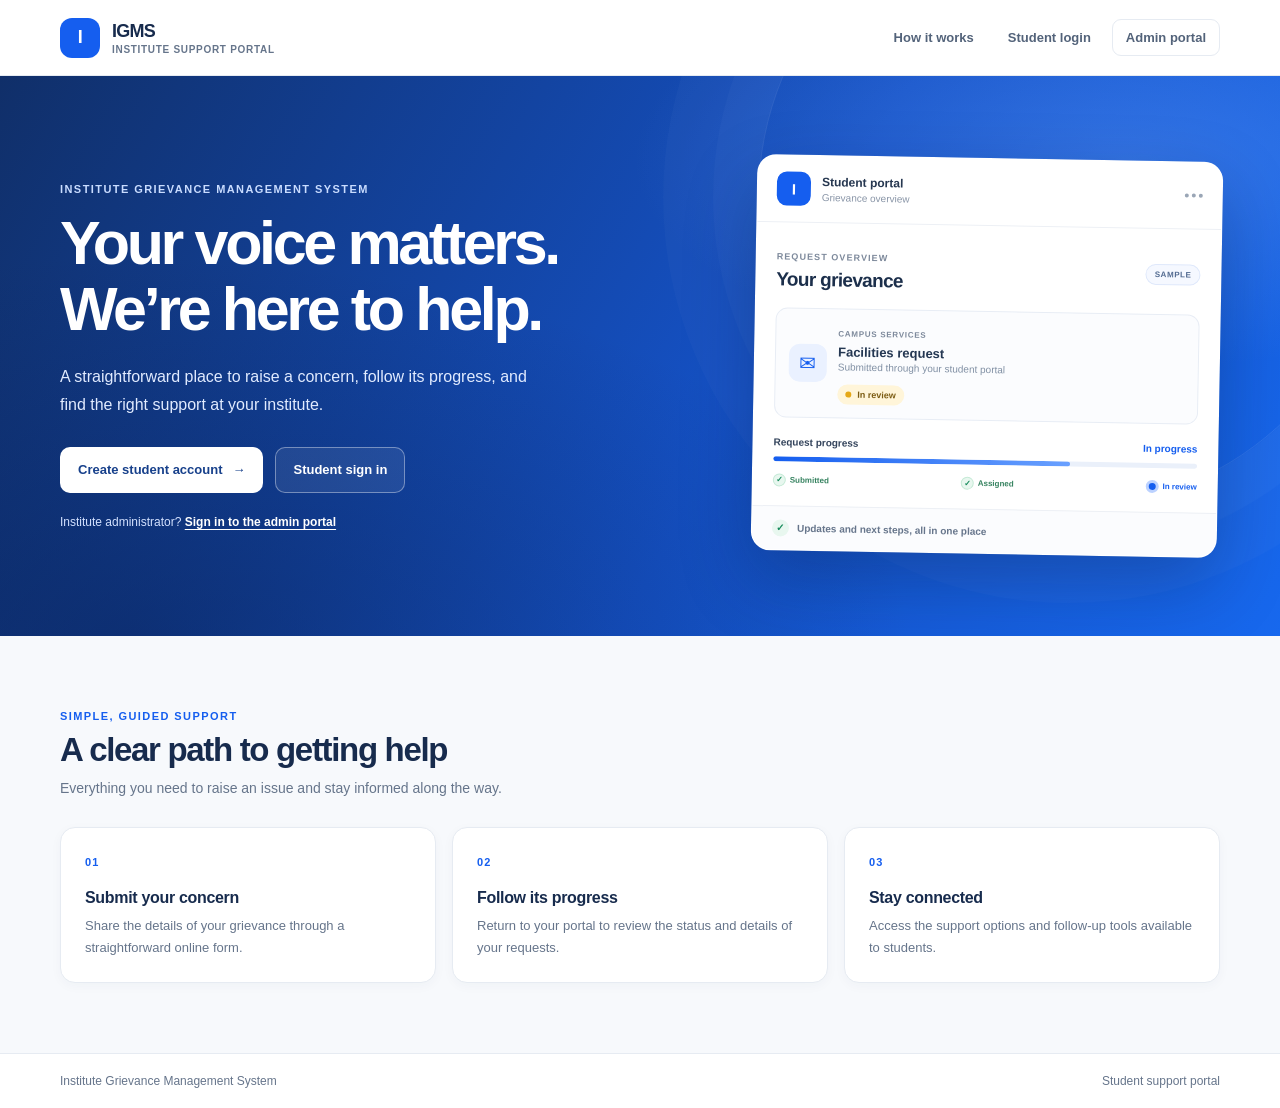
<file: index.html>
<!DOCTYPE html>
<html lang="en">
<head>
    <meta charset="UTF-8">
    <meta name="viewport" content="width=device-width, initial-scale=1.0">
    <meta name="description" content="Submit, track, and resolve institute grievances through the student support portal.">
    <title>Institute Grievance Management System</title>
    <link rel="stylesheet" href="index.css?v=20261006-2">
</head>
<body>
    <header class="site-header">
        <a class="brand" href="index.html" aria-label="IGMS home">
            <span class="brand-mark">I</span>
            <span>IGMS<small>Institute support portal</small></span>
        </a>
        <nav aria-label="Main navigation">
            <a href="#services">How it works</a>
            <a href="login.html">Student login</a>
            <a class="nav-admin" href="adminlogin.html">Admin portal</a>
        </nav>
    </header>

    <main>
        <section class="hero">
            <div class="hero-copy">
                <span class="eyebrow">Institute Grievance Management System</span>
                <h1>Your voice matters.<br>We’re here to help.</h1>
                <p>A straightforward place to raise a concern, follow its progress, and find the right support at your institute.</p>
                <div class="hero-actions">
                    <a href="register.html" class="button button-primary">Create student account <span aria-hidden="true">&rarr;</span></a>
                    <a href="login.html" class="button button-secondary">Student sign in</a>
                </div>
                <p class="admin-note">Institute administrator? <a href="adminlogin.html">Sign in to the admin portal</a></p>
            </div>
            <aside class="portal-preview" aria-label="Example of the student grievance dashboard">
                <div class="preview-header">
                    <span class="preview-brand-mark" aria-hidden="true">I</span>
                    <span class="preview-brand">Student portal<small>Grievance overview</small></span>
                    <span class="preview-menu" aria-hidden="true"><i></i><i></i><i></i></span>
                </div>
                <div class="preview-content">
                    <div class="preview-title-row">
                        <div>
                            <span class="preview-kicker">REQUEST OVERVIEW</span>
                            <h2>Your grievance</h2>
                        </div>
                        <span class="sample-tag">SAMPLE</span>
                    </div>
                    <article class="request-preview">
                        <div class="request-icon" aria-hidden="true">&#9993;</div>
                        <div class="request-info">
                            <span class="request-category">CAMPUS SERVICES</span>
                            <h3>Facilities request</h3>
                            <p>Submitted through your student portal</p>
                        </div>
                        <span class="request-status"><span></span> In review</span>
                    </article>
                    <div class="progress-heading">
                        <span>Request progress</span>
                        <span>In progress</span>
                    </div>
                    <div class="progress-track" aria-hidden="true"><span></span></div>
                    <div class="progress-steps" aria-label="Request progress: submitted, assigned, in review">
                        <span class="step-complete"><i aria-hidden="true">&#10003;</i> Submitted</span>
                        <span class="step-complete"><i aria-hidden="true">&#10003;</i> Assigned</span>
                        <span class="step-current"><i aria-hidden="true"></i> In review</span>
                    </div>
                </div>
                <div class="preview-note"><span aria-hidden="true">&#10003;</span> Updates and next steps, all in one place</div>
            </aside>
        </section>

        <section class="services" id="services" aria-labelledby="services-title">
            <div class="section-heading">
                <span class="eyebrow">Simple, guided support</span>
                <h2 id="services-title">A clear path to getting help</h2>
                <p>Everything you need to raise an issue and stay informed along the way.</p>
            </div>
            <div class="service-grid">
                <article class="service-card">
                    <span class="service-number">01</span>
                    <h3>Submit your concern</h3>
                    <p>Share the details of your grievance through a straightforward online form.</p>
                </article>
                <article class="service-card">
                    <span class="service-number">02</span>
                    <h3>Follow its progress</h3>
                    <p>Return to your portal to review the status and details of your requests.</p>
                </article>
                <article class="service-card">
                    <span class="service-number">03</span>
                    <h3>Stay connected</h3>
                    <p>Access the support options and follow-up tools available to students.</p>
                </article>
            </div>
        </section>
    </main>

    <footer>
        <span>Institute Grievance Management System</span>
        <span>Student support portal</span>
    </footer>
</body>
</html>
</file>
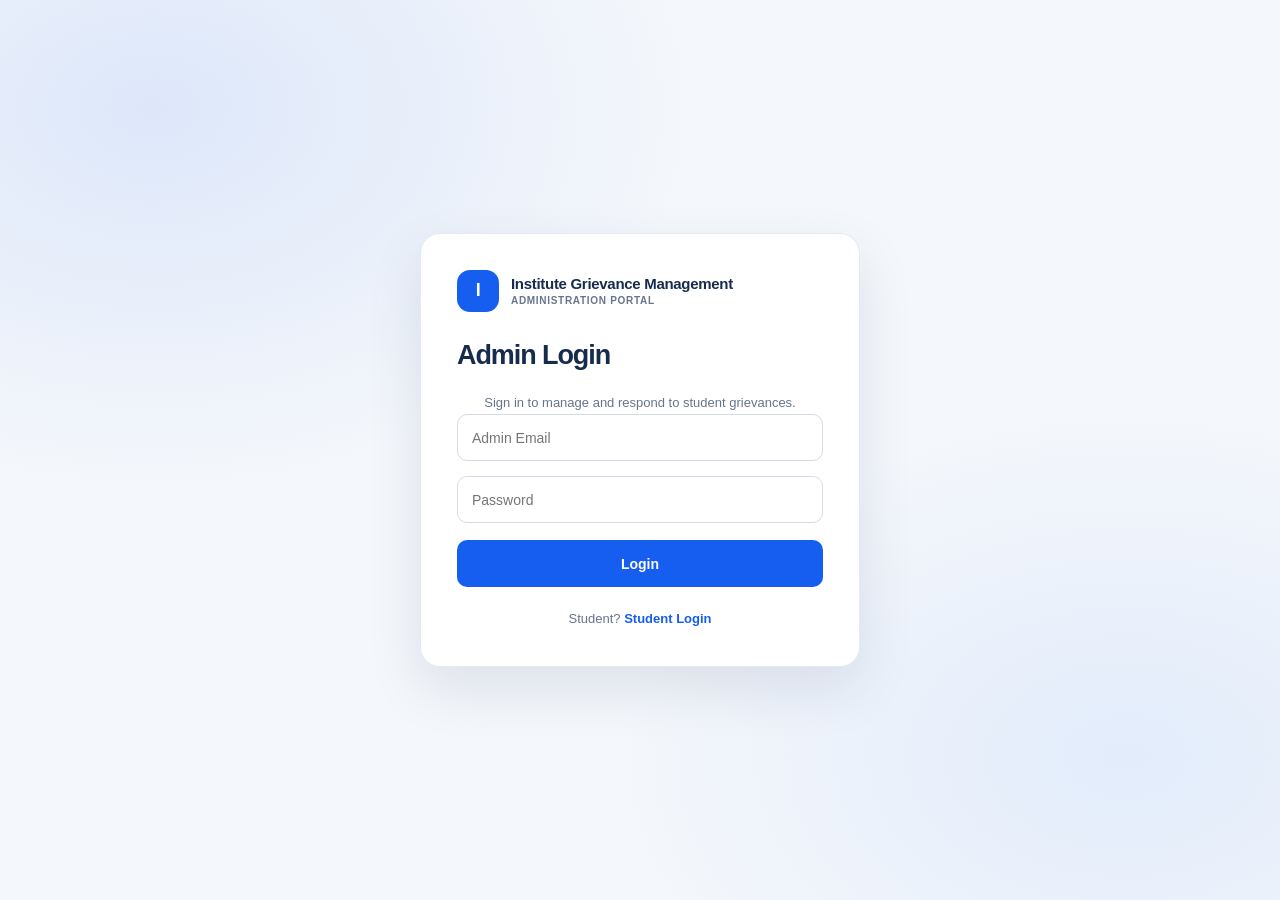
<file: adminlogin.html>
<!DOCTYPE html>
<html lang="en">
<head>
<meta charset="UTF-8">
<meta name="viewport" content="width=device-width, initial-scale=1.0">
<title>Admin Login</title>

<link rel="stylesheet" href="auth.css">

<script>
function validateAdmin() {

    let email = document.forms["adminForm"]["email"].value;
    let password = document.forms["adminForm"]["password"].value;

    if(email == ""){
        alert("Enter Admin Email");
        return false;
    }

    if(password == ""){
        alert("Enter Password");
        return false;
    }

    return true;
}

document.addEventListener("DOMContentLoaded", function () {
    const errorMessages = {
        invalid_credentials: "Invalid email or password.",
        incomplete: "Please enter your email and password.",
        service: "Unable to sign in right now. Please try again."
    };
    const errorCode = new URLSearchParams(window.location.search).get("error");
    const errorBox = document.getElementById("login-error");

    if (errorMessages[errorCode]) {
        errorBox.textContent = errorMessages[errorCode];
        errorBox.hidden = false;
    }
});
</script>

</head>

<body class="auth-page">

<div class="container">

<div class="auth-brand">
    <span class="auth-brand-mark">I</span>
    <span>Institute Grievance Management<small>Administration portal</small></span>
</div>

<h2>Admin Login</h2>
<p class="auth-description">Sign in to manage and respond to student grievances.</p>

<div id="login-error" class="auth-error" role="alert" hidden></div>

<form name="adminForm"
      action="adminlogin.php"
      method="POST"
      onsubmit="return validateAdmin()">

<input type="email"
       name="email"
       placeholder="Admin Email"
       required>

<input type="password"
       name="password"
       placeholder="Password"
       required>

<input type="submit"
       value="Login">

</form>

<p class="bottom-text">
Student? <a href="login.html">Student Login</a>
</p>

</div>

</body>
</html>
</file>
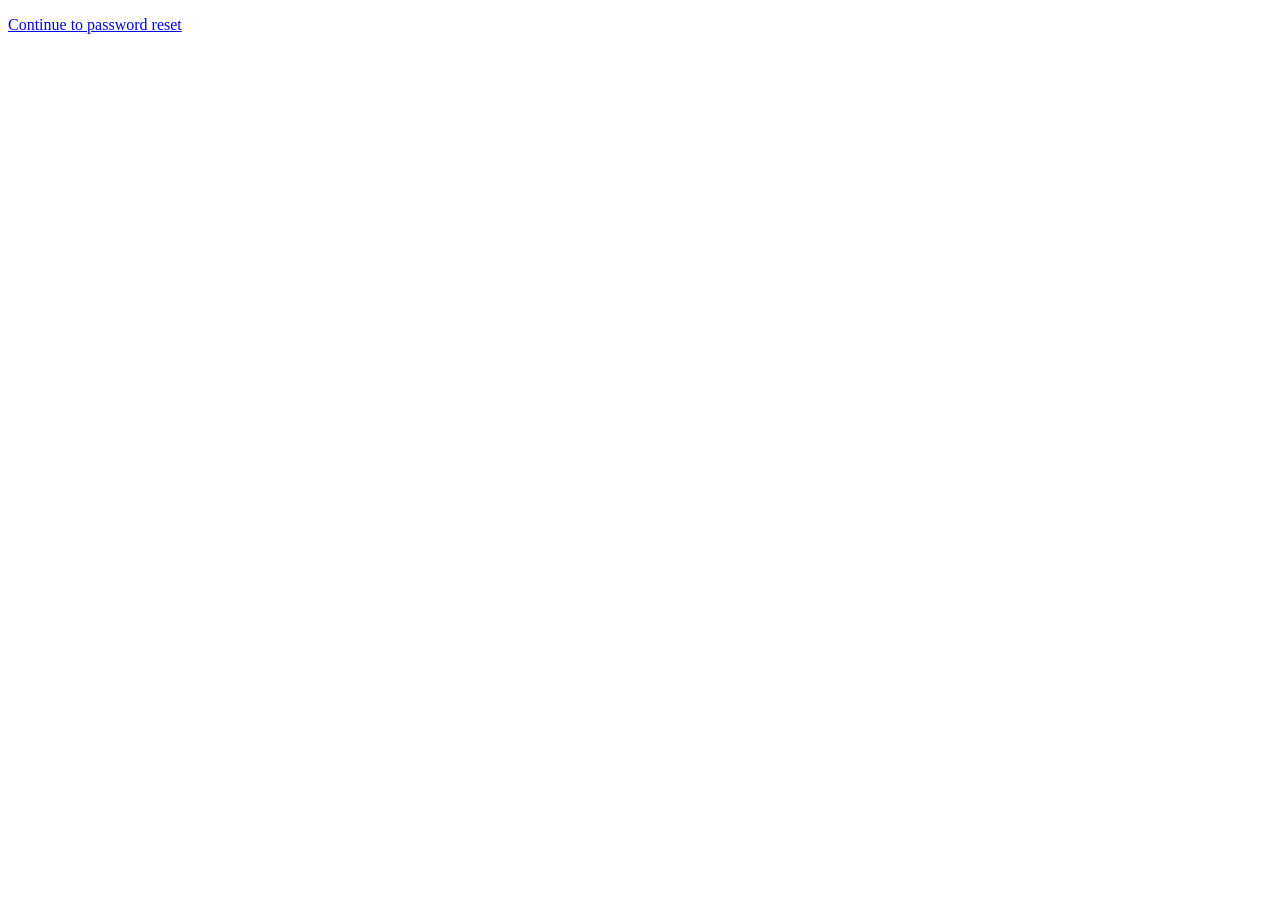
<file: forgot_password.html>
<!DOCTYPE html>
<html lang="en">
<head>
    <meta charset="UTF-8">
    <meta http-equiv="refresh" content="0;url=forgot_password.php">
    <meta name="viewport" content="width=device-width, initial-scale=1.0">
    <title>Reset Password</title>
</head>
<body>
    <p><a href="forgot_password.php">Continue to password reset</a></p>
</body>
</html>
</file>
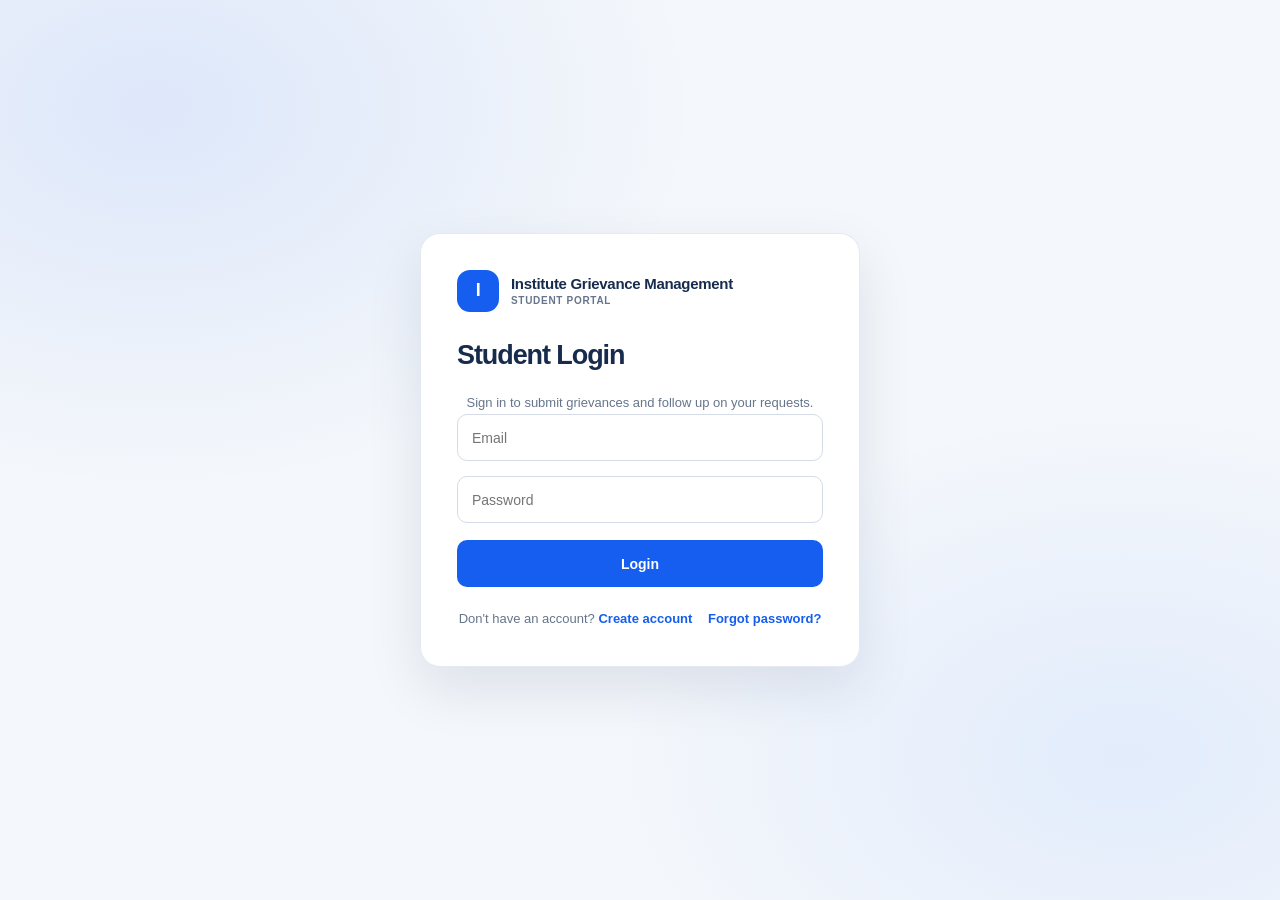
<file: login.html>
<!DOCTYPE html>
<html lang="en">
<head>
<meta charset="UTF-8">
<meta name="viewport" content="width=device-width, initial-scale=1.0">
<title>Student Login</title>

<link rel="stylesheet" href="auth.css">

<script>
function validateLogin(){

    var email = document.forms["loginForm"]["email"].value;
    var password = document.forms["loginForm"]["password"].value;

    if(email==""){
        alert("Enter Email");
        return false;
    }

    if(password==""){
        alert("Enter Password");
        return false;
    }

    return true;
}
</script>

</head>

<body class="auth-page">

<div class="container">

    <div class="auth-brand">
        <span class="auth-brand-mark">I</span>
        <span>Institute Grievance Management<small>Student portal</small></span>
    </div>

    <h2>Student Login</h2>
    <p class="auth-description">Sign in to submit grievances and follow up on your requests.</p>

    <form name="loginForm"
          action="login.php"
          method="POST"
          onsubmit="return validateLogin()">

        <input type="email"
               name="email"
               placeholder="Email"
               required>

        <input type="password"
               name="password"
               placeholder="Password"
               required>

        <input type="submit"
               value="Login">

    </form>

    <p>
        Don't have an account?
        <a href="register.html">Create account</a>
        <a href="forgot_password.php">Forgot password?</a>
    </p>

</div>

</body>
</html>
</file>
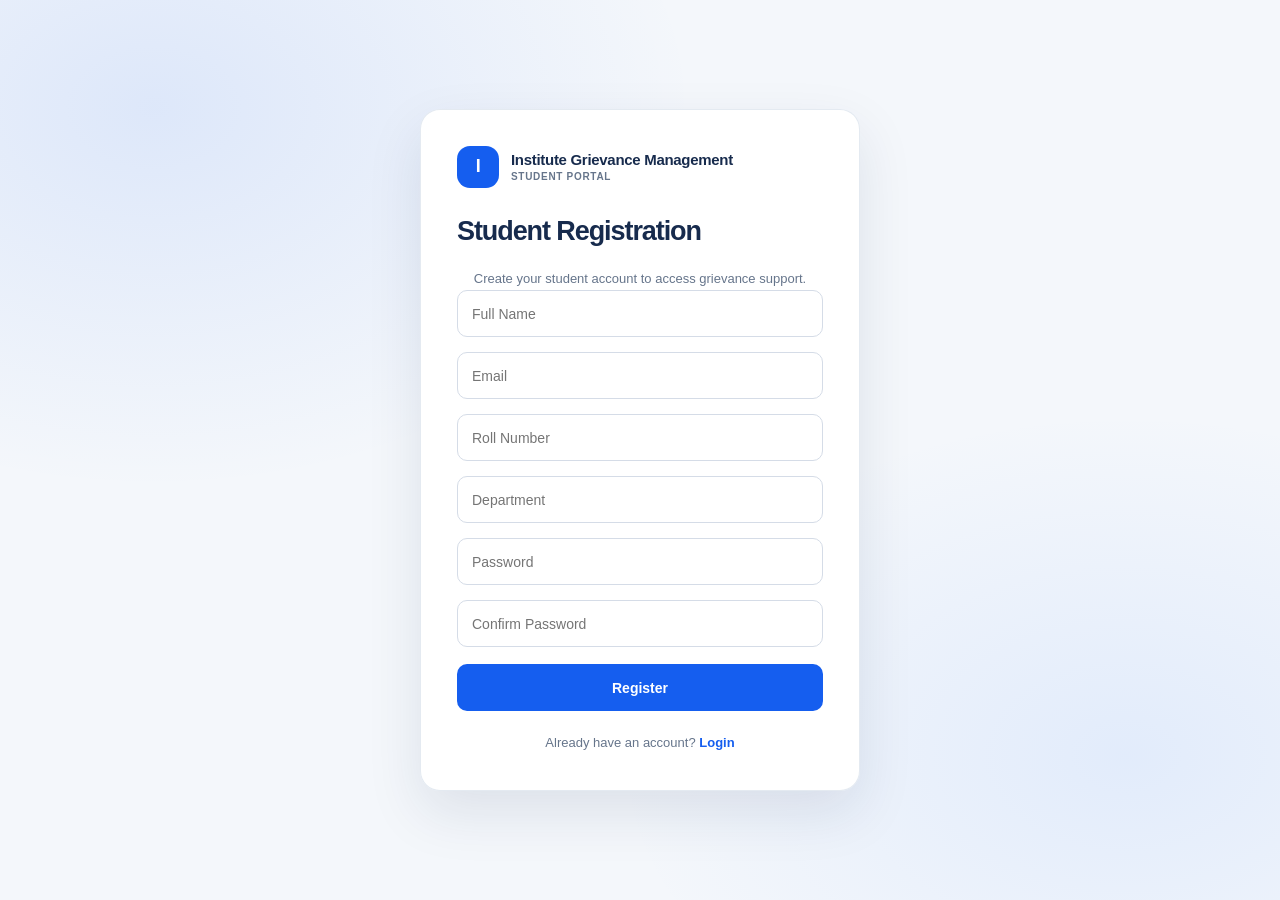
<file: register.html>
<!DOCTYPE html>
<html lang="en">
<head>
<meta charset="UTF-8">
<meta name="viewport" content="width=device-width, initial-scale=1.0">
<title>Student Registration</title>

<link rel="stylesheet" href="auth.css">

<script>
function validateForm(){

let name=document.forms["regForm"]["name"].value;
let email=document.forms["regForm"]["email"].value;
let roll=document.forms["regForm"]["roll"].value;
let department=document.forms["regForm"]["department"].value;
let password=document.forms["regForm"]["password"].value;
let confirm=document.forms["regForm"]["confirm"].value;

if(name==""){
alert("Enter Full Name");
return false;
}

if(email==""){
alert("Enter Email");
return false;
}

let pattern=/^[^ ]+@[^ ]+\.[a-z]{2,}$/i;

if(!email.match(pattern)){
alert("Invalid Email");
return false;
}

if(roll==""){
alert("Enter Roll Number");
return false;
}

if(department==""){
alert("Enter Department");
return false;
}

if(password.length<6){
alert("Password must contain at least 6 characters");
return false;
}

if(password!=confirm){
alert("Passwords do not match");
return false;
}

return true;
}
</script>

</head>

<body class="auth-page">

<div class="container">

<div class="auth-brand">
    <span class="auth-brand-mark">I</span>
    <span>Institute Grievance Management<small>Student portal</small></span>
</div>

<h2>Student Registration</h2>
<p class="auth-description">Create your student account to access grievance support.</p>

<form name="regForm"
action="register.php"
method="POST"
onsubmit="return validateForm()">

<input
type="text"
name="name"
placeholder="Full Name"
required>

<input
type="email"
name="email"
placeholder="Email"
required>

<input
type="text"
name="roll"
placeholder="Roll Number"
required>

<input
type="text"
name="department"
placeholder="Department"
required>

<input
type="password"
name="password"
placeholder="Password"
minlength="6"
required>

<input
type="password"
name="confirm"
placeholder="Confirm Password"
minlength="6"
required>

<input
type="submit"
value="Register">

</form>

<p>
Already have an account?
<a href="login.html">Login</a>
</p>

</div>

</body>
</html>
</file>
<file: index.css>
:root {
    --ink: #172b4d;
    --muted: #66758b;
    --brand: #155eef;
    --line: #e6ebf2;
    --surface: #fff;
    --canvas: #f7f9fc;
}

* {
    box-sizing: border-box;
}

html {
    scroll-behavior: smooth;
}

body {
    margin: 0;
    color: var(--ink);
    background: var(--canvas);
    font-family: Inter, "Segoe UI", Arial, sans-serif;
    -webkit-font-smoothing: antialiased;
}

.site-header {
    min-height: 76px;
    display: flex;
    align-items: center;
    justify-content: space-between;
    gap: 24px;
    padding: 12px max(24px, calc((100% - 1160px) / 2));
    border-bottom: 1px solid var(--line);
    background: var(--surface);
}

.brand {
    display: inline-flex;
    align-items: center;
    gap: 12px;
    color: var(--ink);
    font-size: 18px;
    font-weight: 800;
    letter-spacing: -.04em;
    text-decoration: none;
}

.brand-mark {
    width: 40px;
    height: 40px;
    display: grid;
    place-items: center;
    border-radius: 12px;
    color: #fff;
    background: var(--brand);
    font-size: 18px;
}

.brand small {
    display: block;
    margin-top: 2px;
    color: var(--muted);
    font-size: 10px;
    font-weight: 600;
    letter-spacing: .07em;
    text-transform: uppercase;
}

nav {
    display: flex;
    align-items: center;
    gap: 8px;
}

nav a {
    padding: 10px 13px;
    border-radius: 9px;
    color: #53637a;
    font-size: 13px;
    font-weight: 650;
    text-decoration: none;
}

nav a:hover {
    color: var(--brand);
    background: #eef4ff;
}

nav .nav-admin {
    border: 1px solid var(--line);
}

.hero {
    position: relative;
    isolation: isolate;
    min-height: 560px;
    display: grid;
    grid-template-columns: minmax(0, 1.05fr) minmax(370px, .85fr);
    align-items: center;
    gap: clamp(44px, 7vw, 100px);
    padding: 60px max(24px, calc((100% - 1160px) / 2));
    overflow: hidden;
    color: #fff;
    background:
        radial-gradient(ellipse at 88% 15%, rgba(112, 166, 255, .32), transparent 31%),
        radial-gradient(ellipse at 10% 100%, rgba(7, 28, 76, .45), transparent 48%),
        linear-gradient(118deg, #102f69 0%, #1552c7 58%, #1768ee 100%);
}

.hero::before {
    position: absolute;
    z-index: -1;
    top: -190px;
    right: -100px;
    width: 620px;
    height: 620px;
    border: 1px solid rgba(255, 255, 255, .09);
    border-radius: 50%;
    content: "";
    box-shadow: 0 0 0 45px rgba(255, 255, 255, .025), 0 0 0 95px rgba(255, 255, 255, .02);
}

.hero-copy {
    position: relative;
    z-index: 1;
    max-width: 570px;
}

.eyebrow {
    display: inline-block;
    margin-bottom: 16px;
    color: #c9dcff;
    font-size: 11px;
    font-weight: 750;
    letter-spacing: .13em;
    text-transform: uppercase;
}

.hero h1 {
    margin: 0;
    font-size: clamp(39px, 5vw, 61px);
    font-weight: 750;
    letter-spacing: -.055em;
    line-height: 1.08;
}

.hero-copy > p {
    max-width: 480px;
    margin: 20px 0 0;
    color: #e1ebff;
    font-size: 16px;
    line-height: 1.75;
}

.hero-actions {
    display: flex;
    flex-wrap: wrap;
    gap: 12px;
    margin-top: 28px;
}

.button {
    min-height: 46px;
    display: inline-flex;
    align-items: center;
    justify-content: center;
    gap: 10px;
    padding: 12px 17px;
    border: 1px solid transparent;
    border-radius: 10px;
    font-size: 13px;
    font-weight: 700;
    text-decoration: none;
    transition: transform .18s ease, background .18s ease;
}

.button:hover {
    transform: translateY(-2px);
}

.button-primary {
    color: #17408b;
    background: #fff;
}

.button-primary:hover {
    color: #123b82;
    background: #eef4ff;
}

.button-secondary {
    border-color: rgba(255, 255, 255, .38);
    color: #fff;
    background: rgba(255, 255, 255, .08);
}

.button-secondary:hover {
    background: rgba(255, 255, 255, .16);
}

.hero-copy .admin-note {
    margin-top: 19px;
    color: #d3e1ff;
    font-size: 12px;
}

.admin-note a {
    color: #fff;
    font-weight: 700;
    text-underline-offset: 3px;
}

.portal-preview {
    position: relative;
    z-index: 1;
    width: 100%;
    max-width: 466px;
    justify-self: end;
    overflow: hidden;
    border: 1px solid rgba(255, 255, 255, .65);
    border-radius: 19px;
    color: var(--ink);
    background: #fff;
    box-shadow: 0 28px 70px rgba(6, 21, 54, .28);
    transform: rotate(1deg);
}

.preview-header {
    min-height: 67px;
    display: flex;
    align-items: center;
    gap: 11px;
    padding: 13px 19px;
    border-bottom: 1px solid #edf0f5;
}

.preview-brand-mark {
    width: 34px;
    height: 34px;
    display: grid;
    place-items: center;
    border-radius: 10px;
    color: #fff;
    background: var(--brand);
    font-size: 15px;
    font-weight: 800;
}

.preview-brand {
    color: #263750;
    font-size: 12px;
    font-weight: 750;
}

.preview-brand small {
    display: block;
    margin-top: 3px;
    color: #8995a7;
    font-size: 10px;
    font-weight: 500;
}

.preview-menu {
    display: inline-flex;
    gap: 3px;
    margin-left: auto;
}

.preview-menu i {
    width: 4px;
    height: 4px;
    border-radius: 50%;
    background: #9aa6b6;
}

.preview-content {
    padding: 23px 20px 19px;
}

.preview-title-row {
    display: flex;
    align-items: center;
    justify-content: space-between;
    gap: 12px;
    margin-bottom: 17px;
}

.preview-kicker {
    color: #7d899b;
    font-size: 9px;
    font-weight: 750;
    letter-spacing: .12em;
}

.preview-title-row h2 {
    margin: 5px 0 0;
    color: #1c2f4b;
    font-size: 19px;
    letter-spacing: -.035em;
}

.sample-tag {
    padding: 5px 8px;
    border: 1px solid #dfe8fb;
    border-radius: 20px;
    color: #536b91;
    background: #f5f8ff;
    font-size: 8px;
    font-weight: 800;
    letter-spacing: .07em;
}

.request-preview {
    display: grid;
    grid-template-columns: 38px minmax(0, 1fr);
    align-items: center;
    column-gap: 11px;
    row-gap: 12px;
    padding: 13px;
    border: 1px solid #e8edf5;
    border-radius: 12px;
    background: #fbfcfe;
}

.request-icon {
    width: 38px;
    height: 38px;
    display: grid;
    place-items: center;
    grid-row: span 2;
    border-radius: 11px;
    color: #155eef;
    background: #eaf1ff;
    font-size: 20px;
}

.request-info {
    min-width: 0;
}

.request-category {
    color: #7d899b;
    font-size: 8px;
    font-weight: 750;
    letter-spacing: .09em;
}

.request-info h3 {
    margin: 4px 0 2px;
    color: #243752;
    font-size: 13px;
}

.request-info p {
    margin: 0;
    color: #8190a4;
    font-size: 10px;
}

.request-status {
    display: inline-flex;
    align-items: center;
    justify-self: start;
    gap: 6px;
    grid-column: 2;
    padding: 5px 8px;
    border-radius: 20px;
    color: #7b5b12;
    background: #fff5d9;
    font-size: 9px;
    font-weight: 700;
}

.request-status span {
    width: 6px;
    height: 6px;
    border-radius: 50%;
    background: #e5a817;
}

.progress-heading {
    display: flex;
    justify-content: space-between;
    gap: 10px;
    margin: 19px 0 9px;
    color: #34445c;
    font-size: 10px;
    font-weight: 700;
}

.progress-heading span + span {
    color: #155eef;
}

.progress-track {
    height: 5px;
    overflow: hidden;
    border-radius: 8px;
    background: #eaf0fa;
}

.progress-track span {
    width: 70%;
    height: 100%;
    display: block;
    border-radius: inherit;
    background: linear-gradient(90deg, #155eef, #69a0ff);
}

.progress-steps {
    display: flex;
    justify-content: space-between;
    gap: 7px;
    margin-top: 12px;
    color: #9aa5b4;
    font-size: 8px;
    font-weight: 600;
}

.progress-steps span {
    display: inline-flex;
    align-items: center;
    gap: 4px;
}

.progress-steps i {
    width: 13px;
    height: 13px;
    display: inline-grid;
    place-items: center;
    border: 1px solid #d4dce8;
    border-radius: 50%;
    font-size: 8px;
    font-style: normal;
}

.progress-steps .step-complete {
    color: #35825f;
}

.progress-steps .step-complete i {
    border-color: #c5ead6;
    color: #168a5b;
    background: #e8f7ef;
}

.progress-steps .step-current {
    color: #155eef;
}

.progress-steps .step-current i {
    border: 3px solid #bcd2ff;
    background: #155eef;
}

.preview-note {
    display: flex;
    align-items: center;
    gap: 8px;
    padding: 13px 20px;
    border-top: 1px solid #edf0f5;
    color: #66758b;
    background: #fbfcfe;
    font-size: 10px;
    font-weight: 600;
}

.preview-note span {
    width: 17px;
    height: 17px;
    display: grid;
    place-items: center;
    border-radius: 50%;
    color: #168a5b;
    background: #e8f7ef;
    font-size: 10px;
}

.services {
    width: min(1160px, calc(100% - 48px));
    margin: 70px auto;
}

.section-heading {
    max-width: 600px;
    margin-bottom: 27px;
}

.section-heading .eyebrow {
    margin-bottom: 9px;
    color: var(--brand);
}

.section-heading h2 {
    margin: 0 0 8px;
    font-size: clamp(25px, 4vw, 33px);
    letter-spacing: -.04em;
}

.section-heading p {
    margin: 0;
    color: var(--muted);
    font-size: 14px;
    line-height: 1.65;
}

.service-grid {
    display: grid;
    grid-template-columns: repeat(3, minmax(0, 1fr));
    gap: 16px;
}

.service-card {
    padding: 24px;
    border: 1px solid var(--line);
    border-radius: 15px;
    background: var(--surface);
    box-shadow: 0 3px 12px rgba(23, 43, 77, .035);
}

.service-number {
    display: inline-block;
    margin-bottom: 21px;
    color: var(--brand);
    font-size: 11px;
    font-weight: 800;
    letter-spacing: .1em;
}

.service-card h3 {
    margin: 0 0 8px;
    font-size: 16px;
    letter-spacing: -.02em;
}

.service-card p {
    margin: 0;
    color: var(--muted);
    font-size: 13px;
    line-height: 1.65;
}

footer {
    display: flex;
    justify-content: space-between;
    gap: 16px;
    padding: 20px max(24px, calc((100% - 1160px) / 2));
    border-top: 1px solid var(--line);
    color: var(--muted);
    background: var(--surface);
    font-size: 12px;
}

a:focus-visible {
    outline: 3px solid #84adff;
    outline-offset: 3px;
}

@media (max-width: 760px) {
    .site-header {
        align-items: flex-start;
        flex-direction: column;
        gap: 12px;
        padding: 15px 20px;
    }

    nav {
        width: 100%;
        flex-wrap: wrap;
        justify-content: flex-start;
    }

    nav a {
        padding: 9px 10px;
    }

    .hero {
        grid-template-columns: 1fr;
        gap: 30px;
        padding: 44px 24px;
    }

    .portal-preview {
        max-width: 480px;
        justify-self: start;
    }

    .services {
        width: calc(100% - 32px);
        margin: 48px auto;
    }

    .service-grid {
        grid-template-columns: 1fr;
        gap: 12px;
    }

    .service-card {
        padding: 20px;
    }

    .service-number {
        margin-bottom: 12px;
    }
}

@media (max-width: 480px) {
    .hero h1 {
        font-size: 37px;
    }

    .hero {
        padding: 38px 20px;
    }

    .hero-actions {
        align-items: stretch;
        flex-direction: column;
    }

    .button {
        width: 100%;
    }

    .preview-content {
        padding: 19px 15px 16px;
    }

    .progress-steps {
        font-size: 7px;
    }

    .progress-steps span {
        gap: 3px;
    }

    footer {
        align-items: flex-start;
        flex-direction: column;
        padding: 18px 20px;
    }
}

@media (prefers-reduced-motion: reduce) {
    *,
    *::before,
    *::after {
        scroll-behavior: auto !important;
        transition-duration: .01ms !important;
    }
}
</file>
<file: auth.css>
:root {
    --auth-ink: #172b4d;
    --auth-muted: #66758b;
    --auth-brand: #155eef;
    --auth-brand-dark: #1048bd;
    --auth-line: #e2e8f0;
}

* {
    box-sizing: border-box;
}

html {
    min-height: 100%;
    background: #f4f7fb;
}

body {
    min-height: 100vh;
    margin: 0;
    color: var(--auth-ink);
    background:
        radial-gradient(ellipse at 12% 12%, rgba(21, 94, 239, .10), transparent 34%),
        radial-gradient(ellipse at 88% 84%, rgba(67, 136, 255, .10), transparent 32%),
        #f4f7fb;
    font-family: Inter, "Segoe UI", Arial, sans-serif;
    -webkit-font-smoothing: antialiased;
}

.auth-page {
    min-height: 100vh;
    display: grid;
    place-items: center;
    padding: 32px 20px;
}

.container,
.card {
    width: min(100%, 440px);
    padding: 36px;
    border: 1px solid rgba(226, 232, 240, .9);
    border-radius: 20px;
    background: rgba(255, 255, 255, .96);
    box-shadow: 0 22px 55px rgba(23, 43, 77, .10);
}

.auth-brand {
    display: flex;
    align-items: center;
    gap: 12px;
    margin-bottom: 28px;
    color: var(--auth-ink);
    font-size: 15px;
    font-weight: 750;
    letter-spacing: -.02em;
}

.auth-brand-mark {
    width: 42px;
    height: 42px;
    display: grid;
    place-items: center;
    border-radius: 13px;
    color: white;
    background: var(--auth-brand);
    font-size: 18px;
    font-weight: 800;
}

.auth-brand small {
    display: block;
    margin-top: 3px;
    color: var(--auth-muted);
    font-size: 10px;
    font-weight: 600;
    letter-spacing: .07em;
    text-transform: uppercase;
}

.container h2,
.card h2 {
    margin: 0 0 8px;
    color: var(--auth-ink);
    font-size: 27px;
    font-weight: 750;
    letter-spacing: -.04em;
    text-align: left;
}

.auth-description {
    margin: 0 0 25px;
    color: var(--auth-muted);
    font-size: 14px;
    line-height: 1.6;
}

.container form,
.card form {
    display: grid;
    gap: 15px;
}

.container input:not([type="submit"]),
.card input:not([type="submit"]) {
    width: 100%;
    min-height: 47px;
    margin: 0;
    padding: 12px 14px;
    border: 1px solid #d5dce7;
    border-radius: 10px;
    outline: none;
    color: var(--auth-ink);
    background: #fff;
    font-family: inherit;
    font-size: 14px;
    transition: border-color .18s ease, box-shadow .18s ease;
}

.container input:not([type="submit"]):focus,
.card input:not([type="submit"]):focus {
    border-color: #84adff;
    box-shadow: 0 0 0 3px rgba(21, 94, 239, .12);
}

.container input[type="submit"],
.card input[type="submit"],
.card button {
    width: 100%;
    min-height: 47px;
    margin: 2px 0 0;
    padding: 12px 16px;
    border: 0;
    border-radius: 10px;
    color: #fff;
    background: var(--auth-brand);
    font-family: inherit;
    font-size: 14px;
    font-weight: 700;
    cursor: pointer;
    transition: background .18s ease, transform .18s ease;
}

.container input[type="submit"]:hover,
.card input[type="submit"]:hover,
.card button:hover {
    background: var(--auth-brand-dark);
    transform: translateY(-1px);
}

.container p,
.card p,
.bottom-text {
    margin: 21px 0 0;
    color: var(--auth-muted);
    font-size: 13px;
    line-height: 1.7;
    text-align: center;
}

.container a,
.card a,
.bottom-text a {
    color: var(--auth-brand);
    font-weight: 700;
    text-decoration: none;
}

.container a:hover,
.card a:hover,
.bottom-text a:hover {
    color: var(--auth-brand-dark);
    text-decoration: underline;
}

.container p a + a {
    margin-left: 12px;
}

.card .form-group {
    margin-bottom: 14px;
}

.card label {
    display: block;
    margin-bottom: 6px;
    color: #34445c;
    font-size: 13px;
    font-weight: 650;
}

.card input:not([type="submit"]) {
    margin: 0;
}

.card .back-link {
    display: block;
    margin-top: 18px;
    text-align: center;
}

.card .alert {
    margin: 0 0 18px;
    padding: 12px 14px;
    border: 1px solid transparent;
    border-radius: 10px;
    font-size: 13px;
    line-height: 1.5;
}

.card .alert-danger {
    border-color: #f3b7bd;
    color: #842029;
    background: #f8d7da;
}

.card .alert-success {
    border-color: #badbcc;
    color: #0f5132;
    background: #d1e7dd;
}

.auth-error {
    margin: 0 0 18px;
    padding: 12px 14px;
    border: 1px solid #f3b7bd;
    border-radius: 10px;
    color: #842029;
    background: #f8d7da;
    font-size: 13px;
    line-height: 1.5;
}

a:focus-visible,
button:focus-visible,
input:focus-visible {
    outline: 3px solid #84adff;
    outline-offset: 3px;
}

@media (max-width: 480px) {
    .auth-page {
        padding: 18px 14px;
    }

    .container,
    .card {
        padding: 26px 22px;
        border-radius: 16px;
    }

    .container h2,
    .card h2 {
        font-size: 24px;
    }
}
</file>
